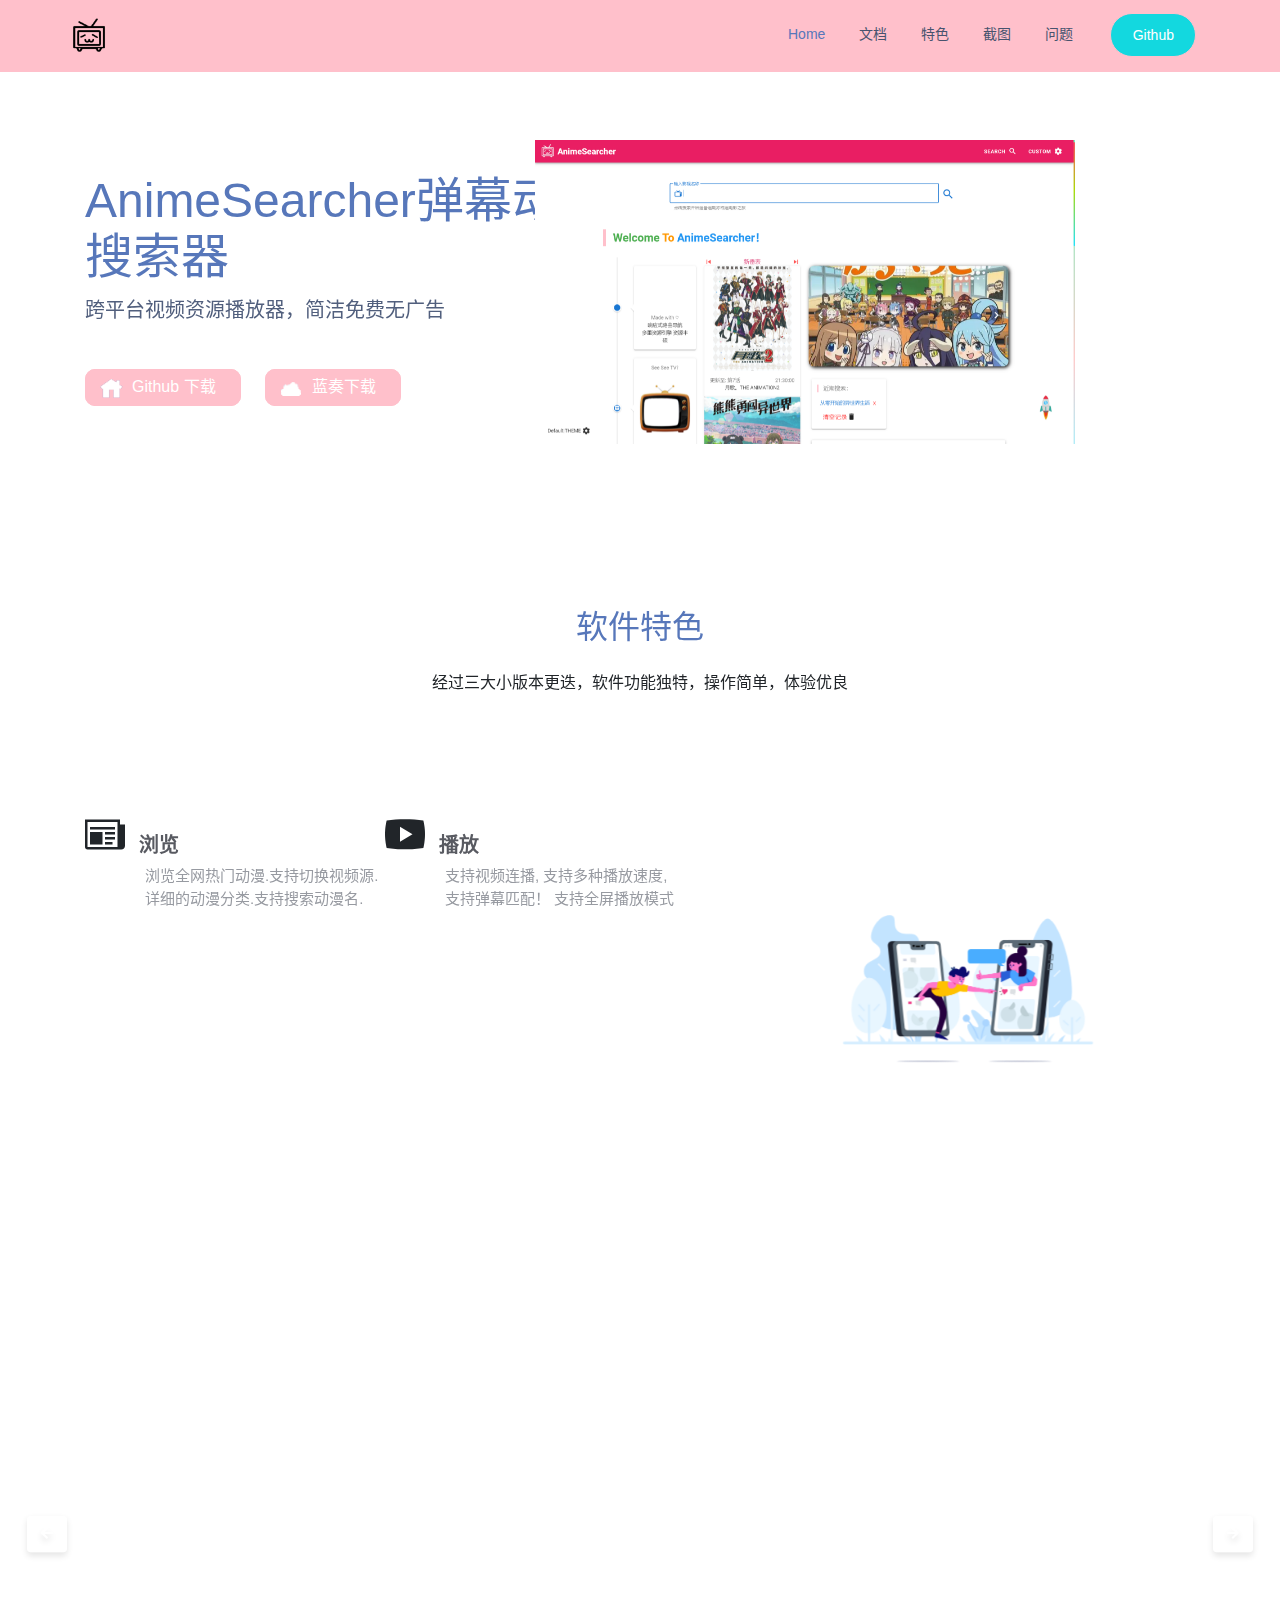
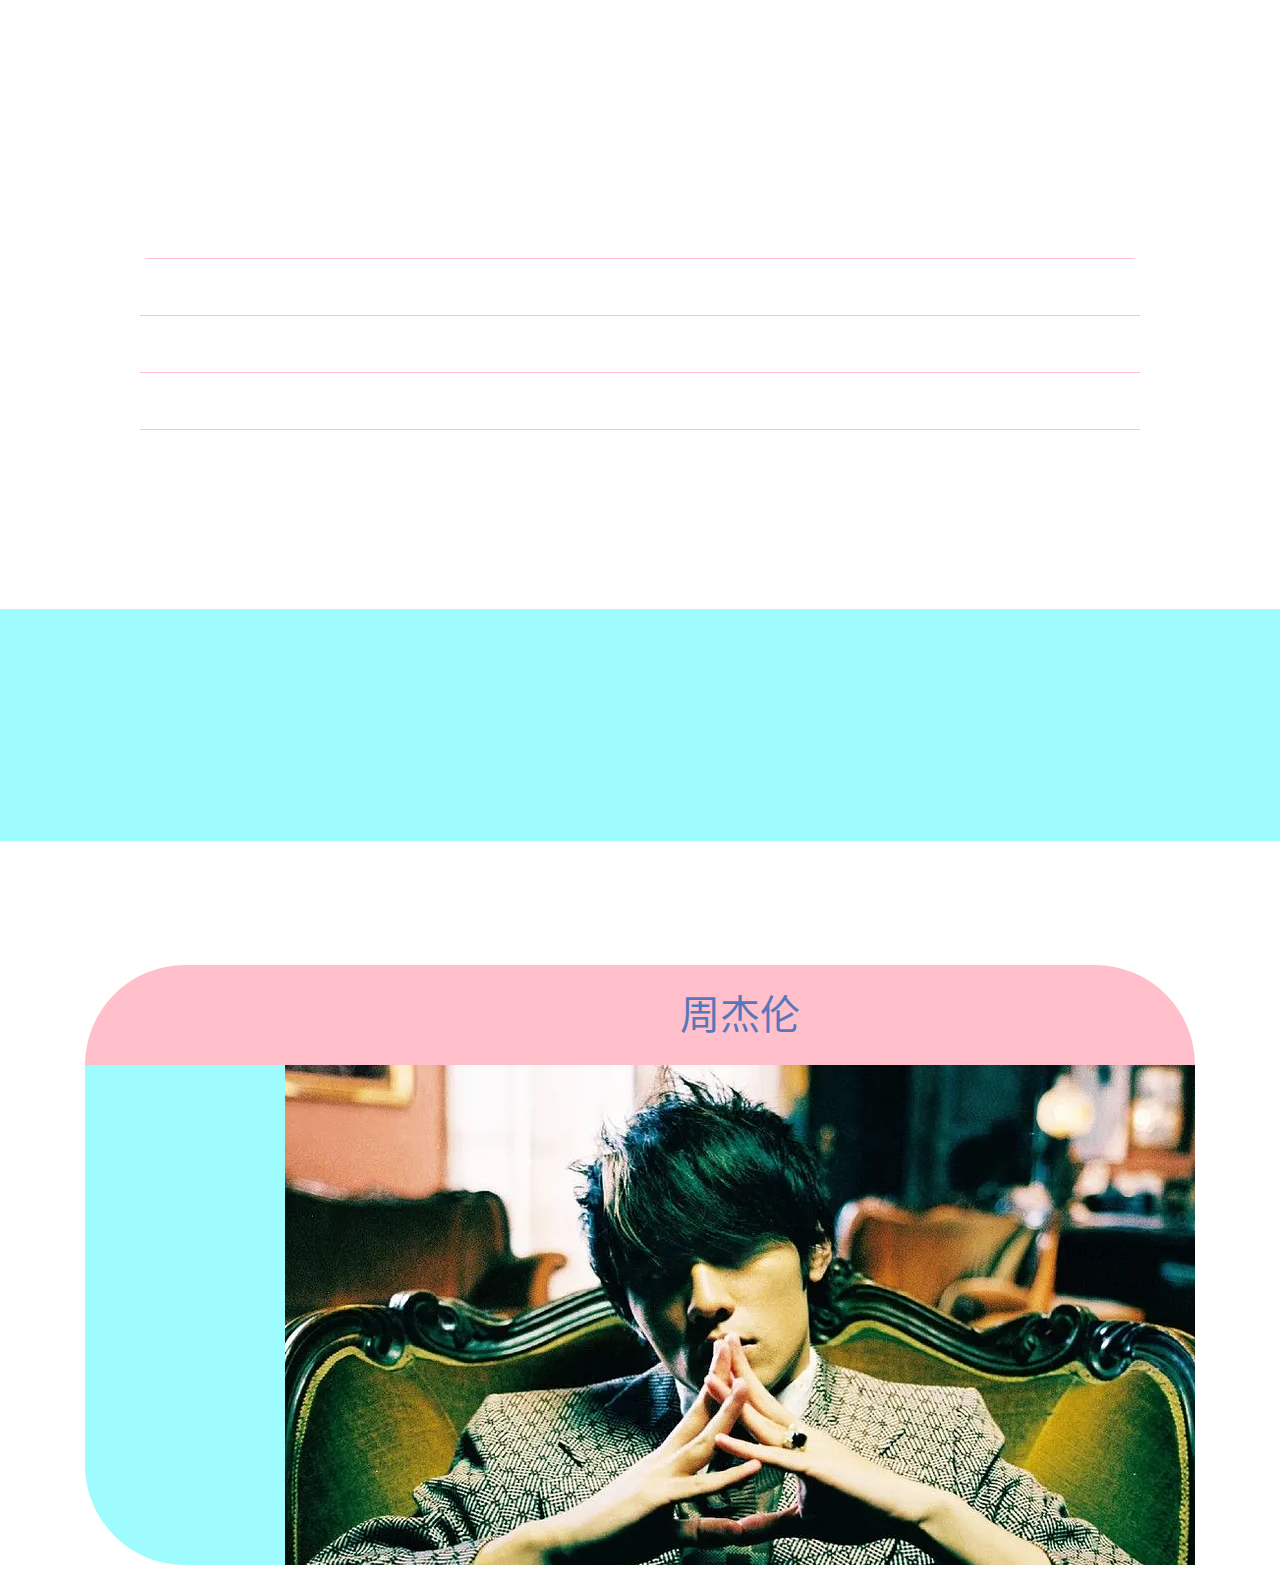
<file: index.html>
<!DOCTYPE html>
<html lang="zh-CN">

<head>
    <meta charset="UTF-8">
    <meta name="viewport" content="width=device-width, initial-scale=1.0">
    <title>Document</title>
    <link rel="stylesheet" href="index.css">
    <link rel="stylesheet" href="css/animate.css">
    <script src="js/glide.min.js" charset="utf-8"></script>
    <link rel="stylesheet" href="css/glide.core.min.css">
    <link rel="stylesheet" href="css/glide.theme.min.css">
    <link rel="stylesheet" href="https://cdnjs.cloudflare.com/ajax/libs/font-awesome/5.12.1/css/all.min.css">
    <link rel="stylesheet" href="css/style1.css">
    <link rel="stylesheet" href="css/style2.css">
    <link rel="stylesheet" href="css/iconfont.css">
    <style>
        @font-face {
            font-family: 'icomoon';
            src: url('fonts/icomoon.eot?n0lfb1');
            src: url('fonts/icomoon.eot?n0lfb1#iefix') format('embedded-opentype'),
                url('fonts/icomoon.ttf?n0lfb1') format('truetype'),
                url('fonts/icomoon.woff?n0lfb1') format('woff'),
                url('fonts/icomoon.svg?n0lfb1#icomoon') format('svg');
            font-weight: normal;
            font-style: normal;
            font-display: block;
        }

        .icon {
            width: 1em;
            height: 1em;
            vertical-align: -0.15em;
            fill: currentColor;
            overflow: hidden;
        }
    </style>
</head>

<body>
    <!-- 固定栏 -->
    <header id="header" class="fixed-top fadeIn animated">
        <div class="container d-flex">
            <!-- 左上角logo -->
            <div class="logo">
                <img src="image/favicon.png" alt="">
            </div>
            <!-- 右上角菜单了 -->
            <div class="menu1">
                <ul>
                    <li><a href="#" style="color: #5777ba">Home</a></li>
                    <li><a href="#">文档</a></li>
                    <li><a href="#">特色</a></li>
                    <li><a href="#">截图</a></li>
                    <li><a href="#">问题</a></li>
                    <li><a href="#" class="Github">Github</a></li>






                </ul>
            </div>

        </div>
    </header>
    <!-- 第一个大盒子:box1 -->
    <div class="box1farther">
        <div class="box1">
            <div class="box3">
                <div class="box4">
                    <div class="box5 fadeInUp animated">
                        <h1 id="box5h1" data-scroll-reveal="bottom">AnimeSearcher弹幕动漫搜索器</h1>
                        <h2 id="box5h2" data-scroll-reveal="bottom">跨平台视频资源播放器，简洁免费无广告</h2>
                        <a href="https://github.com/zaxtyson/AnimeSearcher/" target="_blank" class="githubXiazai">Github
                            下载</a>
                        <a href="https://zaxtyson.lanzous.com/b0f1ukafc" target="_blank" style="margin-left: 20px;"
                            class="LanzouXiazai">蓝奏下载</a>
                    </div>
                    <div class="box6 fadeInUp animated">
                        <img src="image/index.png" alt="index.png" data-scroll-reveal="bottom">
                    </div>

                </div>
            </div>

        </div>
    </div>

    <!-- 第二个大盒子：box-2,注：box2在box1内 -->
    <div class="box-2 fadeIn animated">
        <div class="box-2-1">
            <div class="box-2-2" data-scroll-reveal="bottom">
                <h2 data-scroll-reveal="bottom">软件特色</h2>
                <p>经过三大小版本更迭，软件功能独特，操作简单，体验优良</p>
            </div>
            <div class="box-2-3">
                <div class="box-2-4">
                    <div class="box-2-6">
                        <div class="box-2-7">
                            <div data-scroll-reveal="bottom">

                                <span id="liu"></span>
                                <span class="biao">
                                    浏览
                                </span>
                                <p>浏览全网热门动漫.支持切换视频源.详细的动漫分类.支持搜索动漫名.</p>
                            </div>
                            <div id="bo" data-scroll-reveal="bottom">
                                <span id="liu"></span>
                                <span class="biao">
                                    播放
                                </span>
                                <p>支持视频连播, 支持多种播放速度, 支持弹幕匹配！ 支持全屏播放模式</p>
                            </div>
                        </div>
                        <div class="box-2-8">
                            <div data-scroll-reveal="bottom">
                                <span id="liu"></span>
                                <span class="biao">
                                    TVlive
                                </span>
                                <p>在线观看电视频道, 一键播放. 不一样的体验.</p>
                            </div>
                            <div data-scroll-reveal="bottom">
                                <span id="liu"></span>
                                <span class="biao">
                                    分享
                                </span>
                                <p>暂不支持</p>
                            </div>
                        </div>
                        <div class="box-2-9">
                            <div data-scroll-reveal="bottom">
                                <span id="liu"></span>
                                <span class="biao">
                                    下载
                                </span>
                                <p>在线观看，无需下载</p>
                            </div>
                            <div data-scroll-reveal="bottom">
                                <span id="liu"></span>
                                <span class="biao">
                                    其他
                                </span>
                                <p>主题切换, 沉浸模式, 检查更新</p>
                            </div>
                        </div>

                    </div>
                </div>
                <div class="box-2-5" data-scroll-reveal="bottom">
                    <img src="image/聊天点赞.png" alt="">
                </div>
            </div>
        </div>
    </div>
    <div class="Jietu" data-scroll-reveal="bottom">
        <h2>预览</h2>
        <p>点击箭头或拖动图片切换</p>
    </div>
    <!-- 轮播图 -->
    <div class="images glide bo">
        <div class="glide__track" data-glide-el="track">
            <ul class="glide__slides">
                <li class="glide__slide">
                    <img src="image/1.png" alt="" data-scroll-reveal="bottom">
                </li>

                <li class="glide__slide">
                    <img src="image/2.png" alt="" data-scroll-reveal="bottom">
                </li>

                <li class="glide__slide">
                    <img src="image/3.png " alt="" data-scroll-reveal="bottom">
                </li>

                <li class="glide__slide">
                    <img src="image/4.png" alt="" data-scroll-reveal="bottom">
                </li>

                <li class="glide__slide">
                    <img src="image/5.png" alt="" data-scroll-reveal="bottom">
                </li>

                <li class="glide__slide">
                    <img src="image/6.png" alt="" data-scroll-reveal="bottom">
                </li>
                <li class="glide__slide">
                    <img src="image/7.png" alt="" data-scroll-reveal="bottom">
                </li>

            </ul>
        </div>

        <div class="glide__arrows" data-glide-el="controls">
            <button class="glide__arrow glide__arrow--left" data-glide-dir="<"><i
                    class="fas fa-arrow-left"></i></button>
            <button class="glide__arrow glide__arrow--right" data-glide-dir=">"><i
                    class="fas fa-arrow-right"></i></button>
        </div>
    </div>
    <!-- 菜单栏 -->
    <div class="problemfarther">
        <div class="problem">
            <div class="Wenti">
                <h2 data-scroll-reveal="bottom" id="profile">主菜单栏</h2>
            </div>
            <div class="middle">
                <div class="menu">
                    <li class="item">
                        <a href="#profile" class="btn" data-scroll-reveal="bottom"><i class="far fa-user"></i>个人</a>
                        <div class="smenu">
                            <a href="#">头像</a>
                            <a href="#">个人信息</a>
                        </div>
                    </li>

                    <li class="item" id="messages">
                        <a href="#messages" class="btn" data-scroll-reveal="bottom"><i
                                class="far fa-envelope"></i>消息</a>
                        <div class="smenu">
                            <a href="#">新消息</a>
                            <a href="#">草稿箱</a>
                        </div>
                    </li>

                    <li class="item" id="settings">
                        <a href="#settings" class="btn" data-scroll-reveal="bottom"><i class="fas fa-cog"></i>设置</a>
                        <div class="smenu">
                            <a href="#">密码</a>
                            <a href="#">语言</a>
                        </div>
                    </li>

                    <li class="item">
                        <a class="btn" href="#" data-scroll-reveal="bottom"><i class="fas fa-sign-out-alt"></i>返回顶部</a>
                    </li>
                </div>
            </div>
        </div>
    </div>
    <!-- 作者 -->
    <div class="bottom">
        <div class="bottom-1">
            <div class="bottom-2">
                <ul>
                    <li>
                        <h3 data-scroll-reveal="bottom">AnimeSearcher</h3>
                        <p>
                            <strong data-scroll-reveal="bottom">
                                作者：Jhy
                            </strong><br>
                            <strong data-scroll-reveal="bottom">
                                Email:1572391025@qq.com
                            </strong>
                        </p>
                    </li>
                    <li>
                        <h4 data-scroll-reveal="bottom">友情链接</h4>
                        <p>
                            <strong data-scroll-reveal="bottom"><i class="iconfont">&#xe604;</i>Home</strong><br>
                            <strong data-scroll-reveal="bottom"><i
                                    class="iconfont">&#xe604;</i>AnimeSearcher——你值得拥有</strong><br>
                            <strong data-scroll-reveal="bottom">
                                <i class="iconfont">&#xe604;</i>开发框架开源Anime-API</strong>
                        </p>

                    </li>
                    <li>
                        <h4 data-scroll-reveal="bottom">赞助</h4>
                        <p> <strong data-scroll-reveal="bottom"><i class="iconfont">&#xe604;</i>反馈</strong><br>
                            <strong data-scroll-reveal="bottom"><i class="iconfont">&#xe604;</i>版本</strong>
                        </p>
                    </li>
                </ul>
            </div>
        </div>
    </div>
    <!-- 导论作业框架 -->
    <div class="zhou">
        <div class="zhou-1">
            <div class="zhou-2">
                <div class="Touxiang">

                </div>
                <div class="title">
                    <h4 data-scroll-reveal="bottom"><svg class="icon" aria-hidden="true">
                            <use xlink:href="#icon-zhuanji-

                        "></use>
                        </svg></h4>
                    <h2>周杰伦</h2>
                    <h4 data-scroll-reveal="bottom">
                        <svg class="icon" aria-hidden="true">
                            <use xlink:href="#icon-yinle1
                            "></use>
                        </svg>
                    </h4>
                </div>
            </div>
            <div class="zhou-3">
                <div class="zhou-4">
                    <div class="Bofang">
                        <ul>
                            <li data-scroll-reveal="bottom">

                                <a href="杰伦mvHTML/晴天.html" target="ff"> <svg class="icon" aria-hidden="true">
                                        <use xlink:href="#icon-bofang2"></use>
                                    </svg></a>

                                <h3>晴天</h3>
                            </li>
                            <li data-scroll-reveal="bottom">
                                <a href="杰伦mvHTML/稻香.html" target="ff"><svg class="icon" aria-hidden="true">
                                        <use xlink:href="#icon-bofang2"></use>
                                    </svg></a>

                                <h3>稻香</h3>
                            </li>
                            <li data-scroll-reveal="bottom">
                                <a href="杰伦mvHTML/夜曲.html" target="ff">
                                    <svg class="icon" aria-hidden="true">
                                        <use xlink:href="#icon-bofang2"></use>
                                    </svg>
                                </a>

                                <h3>夜曲</h3>
                            </li>
                            <li data-scroll-reveal="bottom">
                                <a href="杰伦mvHTML/等你下课.html" target="ff">
                                    <svg class="icon" aria-hidden="true">
                                        <use xlink:href="#icon-bofang2"></use>
                                    </svg>
                                </a>

                                <h3>等你下课</h3>
                            </li>
                            <li data-scroll-reveal="bottom">
                                <a href="杰伦mvHTML/说好不哭.html" target="ff">
                                    <svg class="icon" aria-hidden="true">
                                        <use xlink:href="#icon-bofang2"></use>
                                    </svg>
                                </a>

                                <h3>说好不哭</h3>
                            </li>
                            <li data-scroll-reveal="bottom">
                                <a href="杰伦mvHTML/以父之名.html" target="ff">
                                    <svg class="icon" aria-hidden="true">
                                        <use xlink:href="#icon-bofang2"></use>
                                    </svg>
                                </a>

                                <h3>以父之名</h3>
                            </li>
                        </ul>
                    </div>
                </div>
                <div class="zhou-5">
                    <iframe src="zhou.html" frameborder="0" name="ff" width="910px" height="500px"
                        margin-width="0px"></iframe>
                </div>
            </div>
        </div>
    </div>
    <script>
        new Glide(".images", {
            type: 'carousel',
            perView: 5,
            focusAt: 'center',
            gap: 40,
            breakpoints: {
                1200: {
                    perView: 3
                },
                800: {
                    perView: 2
                }
            }
        }).mount();
    </script>
    <script src="js/scrollReveal.js"></script>
    <script>
        (function () {
            window.scrollReveal = new scrollReveal({ reset: true, move: '50px' });
        })();
    </script>
    <script src="js/iconfont.js"></script>
</body>

</html>
</file>
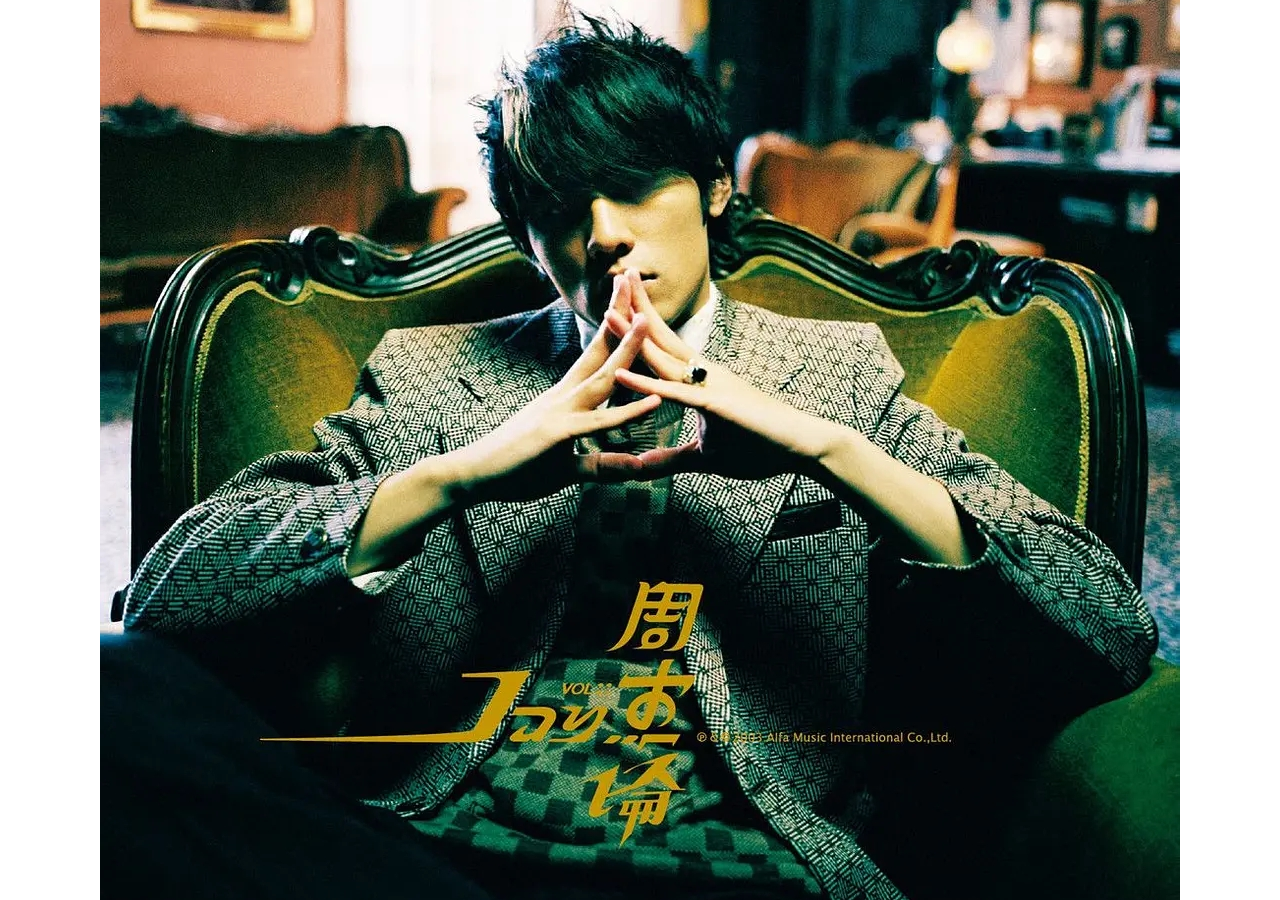
<file: zhou.html>
<!DOCTYPE html>
<html lang="zh-CN">

<head>
    <meta charset="UTF-8">
    <meta name="viewport" content="width=device-width, initial-scale=1.0">
    <title>Document</title>
    <style>
        body {
            background-repeat: no-repeat;
            background-image: url(image/叶惠美.webp.jpg);
            background-position: center -270px;
        }
    </style>
</head>

<body>

</body>

</html>
</file>
<file: index.css>
* {
    padding: 0;
    margin: 0;
    text-decoration: none;
}
body {
    font-family: "Open Sans",sans-serif;
    color: #585a61;
    overflow: scroll;
    margin: 0;
    font-family: -apple-system,BlinkMacSystemFont,"Segoe UI",Roboto,"Helvetica Neue",Arial,"Noto Sans",sans-serif,"Apple Color Emoji","Segoe UI Emoji","Segoe UI Symbol","Noto Color Emoji";
    font-size: 1rem;
    font-weight: 400;
    line-height: 1.5;
    color: #212529;
    text-align: left;
    background-color: #fff;
    display: flex;
    justify-content: center;
    flex-wrap: wrap;
}
#header {
    width: 100%;
    height: 42px;
    z-index: 1;
    transition: all 0.5s;
    z-index: 997;
    background-color: pink;
    padding: 15px 0;

}
.container {
    max-width: 1140px;
    height: 42px;
    padding: 0 15px;
    margin: 0 auto;
   position: relative;
    
}
.fixed-top {
    position: fixed;
    top: 0;
    right: 0;
    left: 0;
    z-index: 1030;
}
.d-flex {

    display: flex!important;
}
.logo {
    float: left;
    width: 37.79px;
    height: 100%;
}
.logo img {
    width: 37.79px;
}
.menu1 {
    position: absolute;
    right: 0px;
    top: opx;
    bottom: 0px;
    width: 454px;
    height: 100%;
}
.menu1 ul {
    height: 100%;
    display: flex;
}
.menu1 li {
    list-style: none;
    float: right;
    height: 100%;
    display: flex;
    flex-direction: column;
    justify-content: center;
}
.menu1 li a {
    text-decoration: none;
    display: block;
    height: 100%;
    padding: 0 17px;
    margin: 9px 0px;
    font-size: 14px;
    color: #47536e;
    transition: all 0.5s;
    
}
.menu1 li a:hover {
    background-color: #7fd3d6;
    border:5px solid #7fd3d6;
        border-radius: 25px;
}
.menu1 li .Github {
    border: 1px solid pink;
    margin-top: 6px;
    line-height: 42px;
    background-color:#13d8df;
    border-radius: 25px;
    color: rgb(255, 255, 255);
    width: 50px;
    margin-left: 20px;
    text-align: center;
    transition: all 0.5s;

}

.box1 {
    height: 303px;
    width: 100%;
    padding-top: 140px;
    padding-bottom: 100px;
    display:flex;
    justify-content: center;
}

.box3 {
    width: 1140px;
    height: 303px;
    margin: 0 auto;
    display: flex;
}

.box4 {
    height: 100%;
    width: 1140px;
    padding: 0 15px;
    overflow: hidden;
    display: flex;
    justify-content: space-between;
}
.box5 {
    width: 540px;
    height: 236.4px;

    padding-top: 33.3px;



}
#box5h1 {
    margin: 0 0 10px 0;
    font-size: 48px;
    font-weight: 500;
    line-height: 56px;
    color: #5777ba;
    font-family: "Poppins", sans-serif;
}
#box5h2 {
    color: #515f7d;
    margin-bottom: 50px;
    font-size: 20px;
    font-weight: 400;
}
.box5 a {
    text-decoration: none;
    height: 22.4px;
    padding-top: 8px;
    padding-bottom: 10px;
    padding-left: 46px;
    padding-right: 24px;
    border: pink 1px solid;
    border-radius: 10px;
    color: #FFF;
    text-align: center;
    transition: all 1s;
    background-color: pink;
    cursor: pointer;


}
.box5 a:hover {
   background-color: #13d8df;
}
.box5 .githubXiazai {
    background-image: url(image/小屋.png);
    background-repeat: no-repeat;
    background-position: 12px 3px;
}
.box5 .LanzouXiazai {
    background-image: url(image/云.png);
    background-repeat: no-repeat;
    background-position: 12px 6px;
}
.box6 {
    width: 540px;
    height: 303px;
    padding-left: 15px;
    padding-right: 15px;
    position: absolute;
    right: 189.6px;
}
.box6 img{
    width: 540px;
}
.box-2 {
    width: 100%;
    height: 524px;
    padding: 60px 0;
    display: flex;
    justify-content: center;
    flex-wrap: wrap;
}
.box-2-1 {
    margin: 0 195.5px;
    padding: 0 15px;
    width: 1110px;
    height: 524px;

}
.box-2-2 {
    width: 1110px;
    height: 82.4px;
    padding-bottom: 30px;
}
.box-2-2 h2 {
    font-size: 32px;
    font-weight: 400;
    margin-bottom: 20px;
    padding-bottom: 0;
    color: #5777ba;
    font-family: "Poppins", sans-serif;
    text-align: center;
}
.box-2-2 p {
    text-align: center;
}
.box-2-3 {
    width: 1110px;
    height: 412px;
    display: flex;
    justify-content: space-between;
}
.box-2-4 {
    float: left;
    width: 647.5px;
    height: 100%;
}
.box-2-5 {
    height: 100%;
    width: 462.5px;
    float: left;

}
.box-2-5 img {
    width: 250px;
    margin-top: 200px;
    padding-left: 110px;
}
.box-2-6 {
    width: 100%;
    height: 323.75px;
    padding: 30px 0px;
    display: flex;
    flex-wrap: wrap;


}
.box-2-6 div {
    width: 300px;
    height: 99.8px;
    margin-left: 0px!important;
    margin-top: 30px;


}
.box-2-7 {
    display: flex;
    height: 100px;
    width: 647.5px!important;
}
.box-2-8 {
    display: flex;
    height: 100px;
    width: 647.5px!important;
}
.box-2-9 {
    display: flex;
    height: 100px;
    width: 647.5px!important;
}
.box-2-6 .biao{
    font-size: 20px;
    font-weight: 700;
    color: #585a61;
    margin-left: 10px;
}
.box-2-6 p{
    font-size: 15px;
    color: #979aa1;
    margin-left: 60px;
}
/* #liu {
    background-image: url(image/浏览.png);
    background-repeat: no-repeat;
    background-position: 0 4px;
}
#bo {
    background-image: url(image/播放.png);
    background-repeat: no-repeat;
    background-position: -3px -8px;
}
#T {
    background-image: url(image/TVlive.png);
    background-repeat: no-repeat;
    background-position: 0px -8px;
}
#fen {
    background-image: url(image/分享.png);
    background-repeat: no-repeat;
    background-position: -5px -8px;
}
#xia {
    background-image: url(image/下载.png);
    background-repeat: no-repeat;
    background-position: 0px -5px;
}
#qi {
    background-image: url(image/其他.png);
    background-repeat: no-repeat;
    background-position: 0px -5px;
} */
#liu {
    font-size: 40px;
    font-family: 'icomoon';   
}
.Jietu {
    width: 1110px;
    height: 112.4px;
    margin: 0 auto;
    padding-top: 100px;
}
.Jietu h2 {
    font-size: 32px;
    font-weight: 400;
    margin-bottom: 20px;
    padding-bottom: 0;
    color: #5777ba;
    font-family: "Poppins", sans-serif;
    text-align: center;
}
.Jietu p {
    font-family: "Open Sans", sans-serif;
    color: #585a61;
    text-align: center;

}
.problem {
    width: 100%;
    height: 440px;
    padding-left: 60px;
    padding-right: 60px;
    margin-top: 100px;

}
.Wenti {
    width: 1110px;
    height: 58.4px;
    padding-bottom: 30px;
    margin: 0 auto;
}
.Wenti h2 {
    font-size: 32px;
    font-weight: 400;
    margin-bottom: 20px;
    padding-bottom: 0;
    color: #5777ba;
    font-family: "Poppins", sans-serif;
    text-align: center;
}
.problemfarther {
    display: flex;
    justify-content: center;
}
.bottom {
    width: 100%;
    height: 325px;
    padding-bottom: 30px;
}
.bottom-1 {
    padding-top: 30px;
    padding-bottom: 30px;
    width: 100%;
    height: 172px;
    display: flex;
    justify-content: center;
    background-color: #9efcff;;
}
.bottom-2 {
    width: 1110px;
    margin: 0px 195.2px;
    padding: 0px 15px;
    height: 172px;
}
.bottom-2 ul {
    display: flex;
    height: 100%;
}
.bottom-2 ul li {
    flex: 1;
    list-style: none;

    margin-top: 15px;

}
.bottom-2 h3 {
    color: #47536e;
    font-family: "Raleway", sans-serif;
    font-weight: 400;
    font-size: 25px;
    margin-bottom: 18px;
}
.bottom-2 p {
    font-size: 14px;
    line-height: 24px;
    margin-bottom: 0;
    font-family: "Raleway", sans-serif;
    color: #8a8c95;
}
.bottom-2 h4 {
    color: #47536e;
    padding-bottom: 20px;
}
.bottom-2 strong {
    display: block;
    margin-top: -3px;
}
@font-face {
    font-family:
        'iconfont'
    ;
    src: url('iconfont.eot'
        );
    src: url('iconfont.eot?#iefix'
        ) format('embedded-opentype'
        ), url('iconfont.woff'
        ) format('woff'
        ), url('iconfont.ttf'
        ) format('truetype'
        ), url('iconfont.svg#iconfont'
        ) format('svg'
        );
}
.iconfont {
    font-family:
        "iconfont"
         !important;
    /* font-size: 34px;
    font-style: normal;
    -webkit-font-smoothing: antialiased;
    -webkit-text-stroke-width: 0.2px;
    -moz-osx-font-smoothing: grayscale;
    display: block;
    padding-top: 5px; */
}
.zhou {
    width: 100%;
    height: 600px;
    display: flex;
    justify-content: center;
}
.zhou-1
{
    width: 1110px;
    height: 600px;
    display: flex;
    flex-wrap: wrap;
    border:1px #ffffff solid;
    border-radius: 100px;

}
.zhou-2 {
    width: 1110px;
    height: 100px;
    border-top-left-radius: 100px;
    border-top-right-radius: 100px;
    background-color: pink;
    display: flex;
   
}
.zhou-3 {
    width: 1110px;
    height: 500px;
    border-bottom-left-radius: 100px;
    border-bottom-right-radius: 100px;
    background-color:#9efcff;
    display: flex;
}
.zhou-4 {
    width: 200px;
    height: 100%;
    display: flex;
    flex-direction: column;
    justify-content: center;
}
.zhou-4 .Bofang {
    height: 400px;
    width: 200px;
}
.zhou-4 .Bofang ul {
    display: flex;
    height: 400px;
    width: 200px;
    flex-direction: column;
}


.zhou-4 .Bofang ul li {
    flex:1;
    /* height: 66.6px;
    width: 100%; */
    list-style: none;
    display: flex;
    justify-content: center;
    align-items: center;

    
    
}
.zhou-4 .Bofang ul li:hover {
    background-color: rgb(87, 235, 255);
    
}
.zhou-4 .Bofang ul li h3 {
    font-size: 24px;
    font-weight: 400;
    color: #4f7396
    
}

.zhou-4 .Bofang ul li svg {
    font-size: 30px;
    transition: all 0.5s;
}
.zhou-4 .Bofang ul li svg:hover {
    font-size: 50px;
}
.zhou-5 {
    width: 910px;
    height: 100%;
    background-color: rgb(109, 255, 211);
}
.zhou-2 .Touxiang {

    width: 200px;
    height: 100%;


}
.zhou-2 .title {
    width: 910px;
    height: 100%;
    display: flex;
    justify-content: space-around;
    align-items: center;

}
.zhou-2 .title h2 {
    color:#5777BA;
    font-weight: 400;
    font-size: 40px;
}
.zhou-2 .title h4 svg {
    transition: all 0.5s;
    font-size: 50px;
}
.zhou-2 .title h4 svg:hover {
    font-size: 65px;
}
</file>
<file: css/style2.css>
.middle{
  display: flex;
  justify-content: center;
  list-style: none;

}
.menu{
  width: 1000px;
  border-radius: 8px;
  overflow: hidden;
}
.item{
  border-top: 1px solid pink;
  overflow: hidden;
}
.btn{
  display: block;
  padding: 16px 20px;
  background: pink;
  color: white;
  position: relative;
}
.btn:before{
  content: "";
  position: absolute;
  width: 14px;
  height: 14px;
  background:pink;
  left: 20px;
  bottom: -7px;
  transform: rotate(45deg);
}
.btn i{
  margin-right: 10px;
}
.smenu{
  background: #13D8DF;
  overflow: hidden;
  transition: max-height 0.5s;
  max-height: 0;
}
.smenu a{
  display: block;
  padding: 16px 26px;
  color: white;
  font-size: 14px;
  margin: 4px 0;
  position: relative;
}
.smenu a:before{
  content: "";
  position: absolute;
  width: 6px;
  height: 100%;
  background:pink;
  left: 0;
  top: 0;
  transition: 0.5s;
  opacity: 0;
}
.smenu a:hover:before{
  opacity: 1;
}
.item:target .smenu{
  max-height: 10em;
}
</file>
<file: css/iconfont.css>
@font-face {font-family: "iconfont";
  src: url('iconfont.eot?t=1606961629849'); /* IE9 */
  src: url('iconfont.eot?t=1606961629849#iefix') format('embedded-opentype'), /* IE6-IE8 */
  url('[data-uri]') format('woff2'),
  url('iconfont.woff?t=1606961629849') format('woff'),
  url('iconfont.ttf?t=1606961629849') format('truetype'), /* chrome, firefox, opera, Safari, Android, iOS 4.2+ */
  url('iconfont.svg?t=1606961629849#iconfont') format('svg'); /* iOS 4.1- */
}

.iconfont {
  font-family: "iconfont" !important;
  font-size: 16px;
  font-style: normal;
  -webkit-font-smoothing: antialiased;
  -moz-osx-font-smoothing: grayscale;
}

.icon-bofang:before {
  content: "\e62a";
}

.icon-weibiaoti--:before {
  content: "\e610";
}

.icon-bofang1:before {
  content: "\e643";
}

.icon-bofang2:before {
  content: "\e628";
}

.icon-bofang3:before {
  content: "\e68f";
}

.icon-bofang4:before {
  content: "\e60c";
}

.icon-yinle:before {
  content: "\e60f";
}

.icon-zhuanji-:before {
  content: "\e60b";
}

.icon-zhuanji:before {
  content: "\e616";
}

.icon-zhuanjizhangdan:before {
  content: "\e62d";
}

.icon-yinle1:before {
  content: "\e69a";
}

.icon-changge:before {
  content: "\e6bb";
}

.icon-arrow-right-copy-copy-copy:before {
  content: "\e604";
}

.icon-ai-arrow-down:before {
  content: "\e658";
}
</file>
<file: css/style1.css>
.bo {
  margin: 0;
  padding: 0;
  display: flex;
  align-items: center;
  justify-content: center;
  min-height: 30vh;
  background: rgb(255, 255, 255);
}

.glide__slide img{
  width: 100%;
}

.glide__slide{
  filter: blur(6px);
  opacity: .7;
  transition: .3s linear;
}

.glide__slide--active{
  opacity: 1;
  filter: none;
  transform: scale(1.1);
}

.glide__slides{
  overflow: visible;
}
</file>
